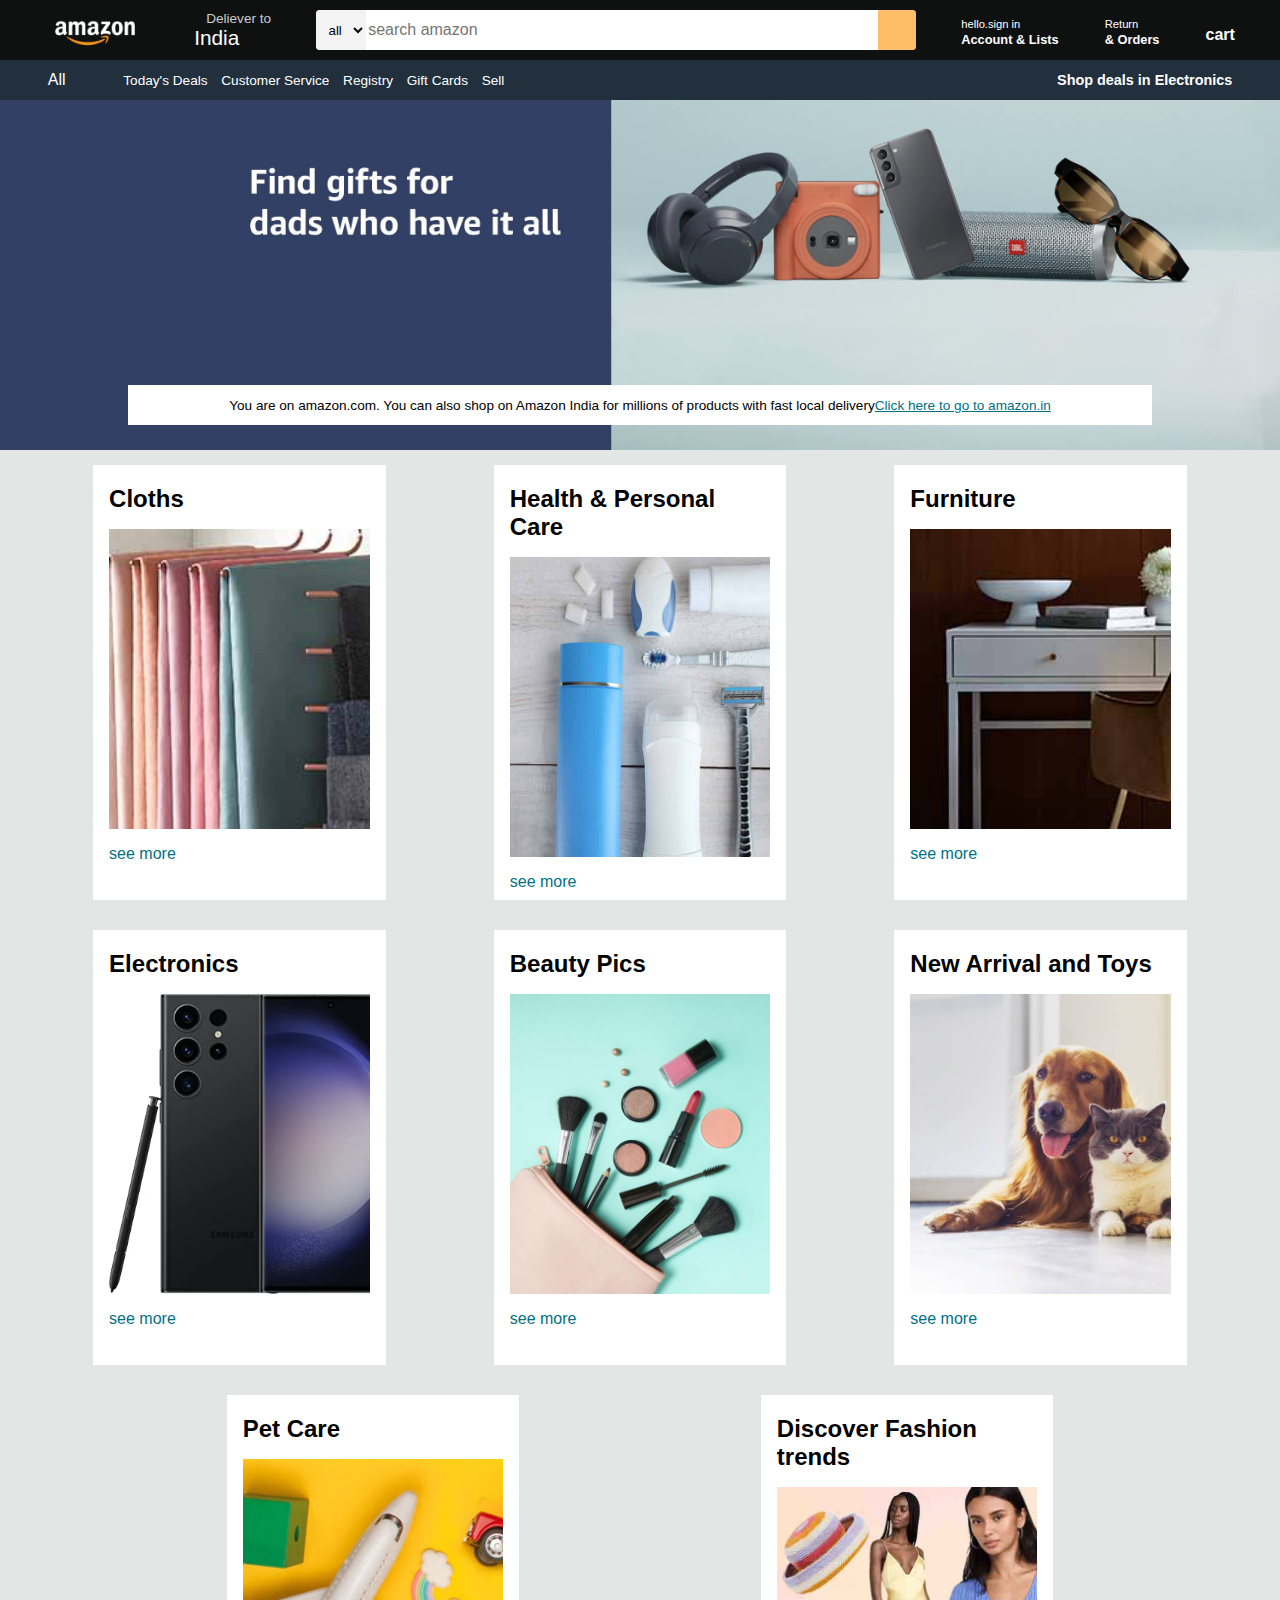
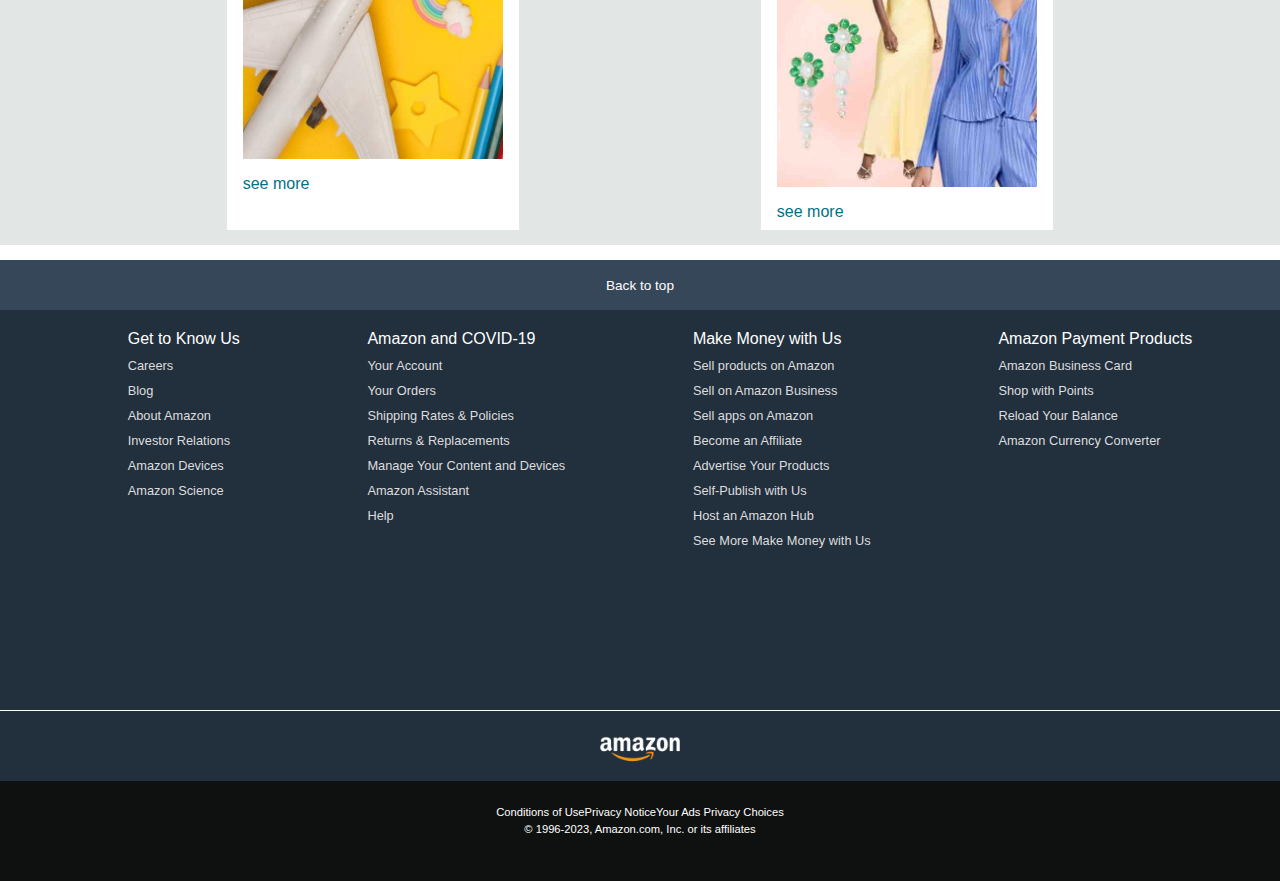
<file: AMAZON - clone template main page/index.html>
<!DOCTYPE html>
<html lang="en">
<head>
    <meta charset="UTF-8">
    <meta http-equiv="X-UA-Compatible" content="IE=edge">
    <meta name="viewport" content="width=device-width, initial-scale=1.0">
    <title>Amazon.rajveer</title>
    <link rel="stylesheet" href="https://cdnjs.cloudflare.com/ajax/libs/font-awesome/6.4.2/css/all.min.css" integrity="sha512-z3gLpd7yknf1YoNbCzqRKc4qyor8gaKU1qmn+CShxbuBusANI9QpRohGBreCFkKxLhei6S9CQXFEbbKuqLg0DA==" crossorigin="anonymous" referrerpolicy="no-referrer" />
    <link rel="stylesheet" href="style.css">  
</head>
<body>
    <header>
        <div class="navbar">

            <div class="nav-logo border">
                <div class="logo">
                </div>
            </div>

            <div class="address border">
                <p class="add-1">Deliever to</p>
                <div class="add-icon">
                    <i class="fa-solid fa-location-dot"></i>
                    <p class="add-2">India</p>
                </div>
            </div>
            
            <div class="nav-search">
                <select name="" id="" class="search-select">
                    <option value="">all</option>
                    <option value="">default</option>
                    <option value="">tech products</option>
                </select>
                <input type="text" placeholder="search amazon" class="search-input">
                <div class="search-icon">
                    <i class="fa-solid fa-magnifying-glass"></i>
                </div>
            </div>

            <div class="nav-signin border">
                <p><span>hello.sign in</span></p>
                <p class="nav-second">Account & Lists</p>
            </div>

            <div class="nav-return border">
                <p><span>Return</span></p>
                <p class="nav-second">& Orders</p>
            </div>
            
            <div class="nav-cart border">
                <i class="fa-solid fa-cart-shopping"></i>
                cart
            </div>
            
        </div>
        
        <div class="panel">

            <div class="panel-all">
                <i class="fa-solid fa-bars"></i>
                All
            </div>

            <div class="panel-ops">
                <p>Today's Deals</p>
                <p>Customer Service</p>
                <p>Registry</p>
                <p>Gift Cards</p>
                <p>Sell</p>
            </div>

            <div class="panel-deals">
                Shop deals in Electronics
            </div>
            
        </div>
        
    </header>

    <div class="hero-section">
        <div class="hero-msg">
            <p>You are on amazon.com. You can also shop on Amazon India for millions of products with fast local delivery </p><a href=""> Click here to go to amazon.in</a>
        </div>
    </div>

    <div class="shop-section">
        <div class="box1 box">
            <div class="box-content">
                <h2>Cloths</h2>
                <div class="box-img" style="background-image: url('box1_image.jpg');"> </div>
                <p>see more</p>
            </div>
        </div>

        <div class="box2 box">
            <div class="box-content">
                <h2>Health & Personal Care</h2>
                <div class="box-img" style="background-image: url('box2_image.jpg');"> </div>
                <p>see more</p>
            </div>
        </div>

        <div class="box3 box">
            <div class="box-content">
                <h2>Furniture</h2>
                <div class="box-img" style="background-image: url('box3_image.jpg');"> </div>
                <p>see more</p>
            </div>
        </div>

        <div class="box4 box">
            <div class="box-content">
                <h2>Electronics</h2>
                <div class="box-img" style="background-image: url('box4_image.jpg');"> </div>
                <p>see more</p>
            </div>
        </div>

        <div class="box1 box">
            <div class="box-content">
                <h2>Beauty Pics</h2>
                <div class="box-img" style="background-image: url('box5_image.jpg');"> </div>
                <p>see more</p>
            </div>
        </div>

        <div class="box2 box">
            <div class="box-content">
                <h2>New Arrival and Toys</h2>
                <div class="box-img" style="background-image: url('box6_image.jpg');"> </div>
                <p>see more</p>
            </div>
        </div>

        <div class="box3 box">
            <div class="box-content">
                <h2>Pet Care</h2>
                <div class="box-img" style="background-image: url('box7_image.jpg');"> </div>
                <p>see more</p>
            </div>
        </div>

        <div class="box4 box">
            <div class="box-content">
                <h2>Discover Fashion trends</h2>
                <div class="box-img" style="background-image: url('box8_image.jpg');"> </div>
                <p>see more</p>
            </div>
        </div>

    </div>

    <footer>
        <div class="foot-panel1">
            Back to top
        </div>
        <div class="foot-panel2">
            <ul>
                <p>Get to Know Us</p>
                <a href="">Careers</a>
                <a href="">Blog</a>
                <a href="">About Amazon</a>
                <a href="">Investor Relations</a>
                <a href="">Amazon Devices</a>
                <a href="">Amazon Science</a>
            </ul>
            <ul>
                <p>Amazon and COVID-19</p>
                <a href="">Your Account</a>
                <a href="">Your Orders</a>
                <a href="">Shipping Rates & Policies</a>
                <a href="">Returns & Replacements</a>
                <a href="">Manage Your Content and Devices</a>
                <a href="">Amazon Assistant</a>
                <a href="">Help</a>
            </ul>
            <ul>
                <p>Make Money with Us</p>
                <a href="">Sell products on Amazon</a>
                <a href="">Sell on Amazon Business</a>
                <a href="">Sell apps on Amazon</a>
                <a href="">Become an Affiliate</a>
                <a href="">Advertise Your Products</a>
                <a href="">Self-Publish with Us</a>
                <a href="">Host an Amazon Hub</a>
                <a href="">See More Make Money with Us</a>
            </ul>
            <ul>
                <p>Amazon Payment Products</p>
                <a href="">Amazon Business Card</a>
                <a href="">Shop with Points</a>
                <a href="">Reload Your Balance</a>
                <a href="">Amazon Currency Converter</a>
            </ul>
        </div>
        <div class="foot-panel3">
            <div class="logo"></div>
        </div>
        <div class="foot-panel4">
            <div class="pages">
                <p>Conditions of Use </p>
                <a href=""> Privacy Notice </a>
                <a href=""> Your Ads Privacy Choices</a>
            </div>
            <div class="copyright">
                © 1996-2023, Amazon.com, Inc. or its affiliates
            </div>
        </div>
    </footer>
</body>
</html>
</file>
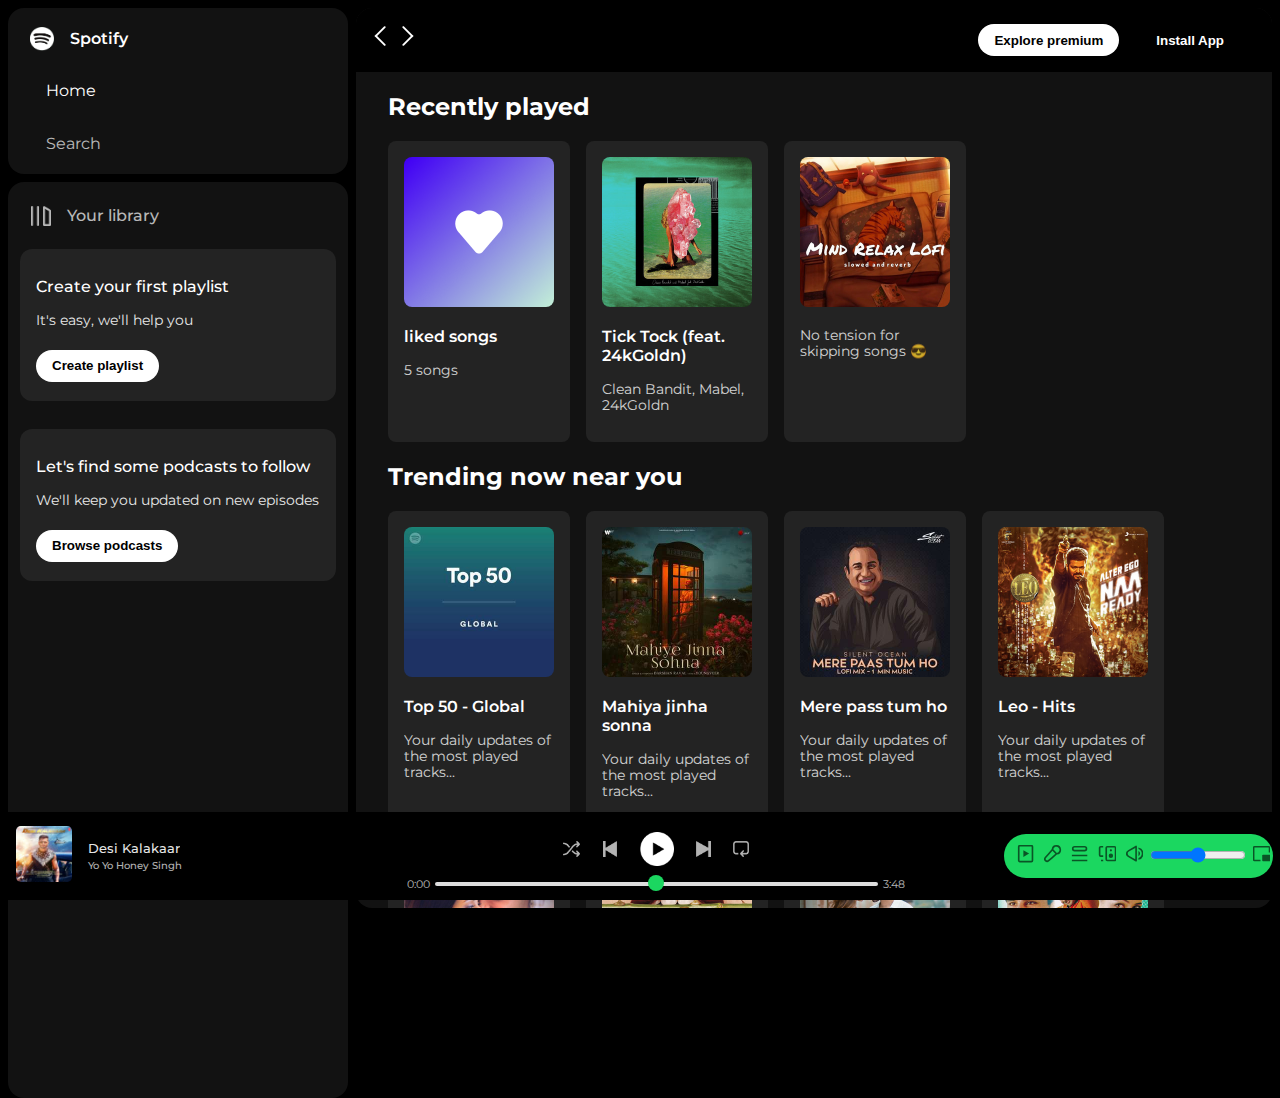
<file: SPOTIFY- clone template main page/index.html>
<!DOCTYPE html>
<html lang="en">
<head>
    <meta charset="UTF-8">
    <meta name="viewport" content="width=device-width, initial-scale=1.0">
    <title>Spotify - Web Player: Music for everyone</title>
    <link rel="preconnect" href="https://fonts.googleapis.com">
    <link rel="preconnect" href="https://fonts.gstatic.com" crossorigin>
    <link href="https://fonts.googleapis.com/css2?family=Montserrat:wght@300;400;500;600;700&family=Poppins&family=Roboto&display=swap" rel="stylesheet">
    <link rel="icon" href="assets/logo.png">
    <link rel="stylesheet" href="https://cdnjs.cloudflare.com/ajax/libs/font-awesome/6.5.1/css/all.min.css" integrity="sha512-DTOQO9RWCH3ppGqcWaEA1BIZOC6xxalwEsw9c2QQeAIftl+Vegovlnee1c9QX4TctnWMn13TZye+giMm8e2LwA==" crossorigin="anonymous" referrerpolicy="no-referrer" />
    <link rel="stylesheet" href="https://fonts.googleapis.com/css2?family=Material+Symbols+Outlined:opsz,wght,FILL,GRAD@20..48,100..700,0..1,-50..200" />
    <link rel="stylesheet" href="style.css">
</head>
<body>
    <div class="main">
        <div class="sidebar">
            <div class="nav">
                <div class="title nav-option" style="opacity: 1;">
                    <img src="assets/logo_title.png" alt="logo">
                    <a href="#" class="title-name">Spotify</a>
                </div>
                <div class="nav-option" style="opacity: 1;">
                    <i class="fa-solid fa-house"></i>
                    <a href="#">Home</a>
                </div>
                <div class="nav-option">
                    <i class="fa-solid fa-magnifying-glass"></i>
                    <a href="#">Search</a>
                </div>
            </div>
            <div class="library">
                <div class="options">
                    <div class="lib-option nav-option">
                        <img src="assets/library_icon.png" alt="library_icon">
                        <a href="#">Your library</a>
                    </div>
                    <div class="lib-icons">
                        <i class="fa-solid fa-plus"></i>
                        <!-- <i class="fa-solid fa-arrow-right"></i> -->
                    </div>
                </div>
                <div class="lib-box">
                    <div class="box">
                        <p class="boxp1">Create your first playlist</p>
                        <p class="boxp2">It's easy, we'll help you</p>
                        <button class="badge">Create playlist</button>
                    </div>
                    <div class="box">
                        <p class="boxp1">Let's find some podcasts to follow</p>
                        <p class="boxp2">We'll keep you updated on new episodes</p>
                        <button class="badge">Browse podcasts</button>
                    </div>
                </div>
            </div>
        </div>
        <div class="main-content">
            <div class="sticky-nav">
                <div class="sticky-nav-icons">
                    <img src="assets/backward_icon.png" alt="">
                    <img class="hide" src="assets/forward_icon.png" alt="">
                </div>
                <div class="sticky-nav-options">
                    <button class="badge sticky-nav-opt-in hide">Explore premium</button>
                    <button class="badge sticky-nav-opt-in dark-badge" >
                        <i class="fa-regular fa-circle-down" style="margin-right: 5px;"></i>
                        Install App
                    </button>
                    <i class="fa-regular fa-user sticky-nav-opt-in"></i>
                </div>
            </div>

            <div class="cards">
                <h2>Recently played</h2>
                <div class="cards-container">
                    <div class="card">
                        <img class="card-img" src="assets/cardimage_likedsong.png" alt="card1_image">
                        <p class="card-title">liked songs</p>
                        <p class="card-info">5 songs</p>
                    </div>
                    <div class="card">
                        <img class="card-img" src="assets/cardimage_ticktockfeat2.0.jpeg" alt="card1_image">
                        <p class="card-title">Tick Tock (feat. 24kGoldn)</p>
                        <p class="card-info">Clean Bandit, Mabel, 24kGoldn</p>
                    </div>
                    <div class="card">
                        <img class="card-img" src="assets/cardimage_nevermiss.jpeg" alt="card1_image">
                        <p class="card-title"></p>
                        <p class="card-info">No tension for skipping songs 😎</p>
                    </div>
                </div>

                <h2>Trending now near you</h2>
                <div class="cards-container">
                    <div class="card">
                        <img class="card-img" src="assets/card1img.jpg" alt="card1_image">
                        <p class="card-title">Top 50 - Global</p>
                        <p class="card-info">Your daily updates of the most played tracks...</p>
                    </div>
                    <div class="card">
                        <img class="card-img" src="assets/card2img.jpg" alt="card1_image">
                        <p class="card-title">Mahiya jinha sonna</p>
                        <p class="card-info">Your daily updates of the most played tracks...</p>
                    </div>
                    <div class="card">
                        <img class="card-img" src="assets/card3img.jpg" alt="card1_image">
                        <p class="card-title">Mere pass tum ho</p>
                        <p class="card-info">Your daily updates of the most played tracks...</p>
                    </div>
                    <div class="card">
                        <img class="card-img" src="assets/card4img.jpeg" alt="card1_image">
                        <p class="card-title">Leo - Hits</p>
                        <p class="card-info">Your daily updates of the most played tracks...</p>
                    </div>
                    <div class="card">
                        <img class="card-img" src="assets/cardimage_terahua.jpeg" alt="card1_image">
                        <p class="card-title">Tera hua (From "lovey")</p>
                        <p class="card-info">Atif Aslam, Tanishk Bagchi</p>
                    </div>
                    <div class="card">
                        <img class="card-img" src="assets/cardimage_murder3.jpeg" alt="card1_image">
                        <p class="card-title">Murder 3 (Original Mo)</p>
                        <p class="card-info">Pritam</p>
                    </div>
                    <div class="card">
                        <img class="card-img" src="assets/cardimage_tuMIleDilKhile.jpeg" alt="card1_image">
                        <p class="card-title">Tu MIle Dil Khile</p>
                        <p class="card-info">Stebin Ben, Asees Kaur</p>
                    </div>
                    <div class="card">
                        <img class="card-img" src="assets/cardimage_rhtdm.jpeg" alt="card1_image">
                        <p class="card-title">Rehna Hai Tere Dil Men</p>
                        <p class="card-info">Anand Raj Anand</p>
                    </div>
                </div>

                <h2>Featured charts</h2>
                <div class="cards-container">
                    <div class="card">
                        <img class="card-img" src="assets/card5img.jpg" alt="card1_image">
                        <p class="card-title">Top Songs - Global</p>
                        <p class="card-info">Your daily updates of the most played tracks...</p>
                    </div>
                    <div class="card">
                        <img class="card-img" src="assets/card6img.jpg" alt="card1_image">
                        <p class="card-title">Top Songs - Global</p>
                        <p class="card-info">Your daily updates of the most played tracks...</p>
                    </div>
                    <div class="card">
                        <img class="card-img" src="assets/card1img.jpg" alt="card1_image">
                        <p class="card-title">Top 50 - Global</p>
                        <p class="card-info">Your daily updates of the most played tracks...</p>
                    </div>
                </div>
            </div>
            <footer >
                <div class="content-foot">
                    <div class="foot-line"></div>
                    <div class="copyright">
                        <div>
                            <a  class="copy-links" href="#">Legal</a>
                            <a  class="copy-links" href="#">Privacy center</a>
                            <a  class="copy-links" href="#">Privacy Policy</a>
                            <a  class="copy-links" href="#">Cookies</a>
                            <a  class="copy-links" href="#">About Ads</a>
                            <a  class="copy-links" href="#">Accessibility</a>
                        </div>
                        <div>
                            <p class="copy-links" style="opacity: .7;"> &copy; 2023 Spotify AB </p>
                        </div>
                    </div>
                </div>
            </footer>
            <br><br><br><br><br><br><br><br><br><br>
        </div>
        <div class="music-player">
            <div class="album">
                <div >
                    <img class="album-image" src="assets/player album image.jpeg" alt="">
                </div>
                <div class="album-detail">
                    <a class="album-song" href="#">Desi Kalakaar</a>
                    <a class="album-singer" href="#">Yo Yo Honey Singh</a>
                </div>
                <div>
                    <i class="fa-regular fa-heart album-like"></i>
                </div>
            </div>
            <div class="player">
                <div class="player-controls">
                    <img class="player-control" src="assets/player_icon1.png" alt="control">
                    <img class="player-control" src="assets/player_icon2.png" alt="control">
                    <img class="player-control" src="assets/player_icon3.png" alt="control" style="height: 2.1rem; opacity: 1;">
                    <img class="player-control" src="assets/player_icon4.png" alt="control">
                    <img class="player-control" src="assets/player_icon5.png" alt="control">
                </div>
                <div class="playback-bar">
                    <span class="time">0:00</span>
                    <input class="progress-bar" type="range" min="0" max="100" step="1">
                    <span class="time">3:48</span>
                </div>
            </div>
            <div class="controls-parent">
                <div class="controls">
                    <div><svg data-encore-id="icon" role="img" aria-hidden="true" viewBox="0 0 16 16" class="Svg-sc-ytk21e-0 kPpCsU"><path d="M11.196 8 6 5v6l5.196-3z"></path><path d="M15.002 1.75A1.75 1.75 0 0 0 13.252 0h-10.5a1.75 1.75 0 0 0-1.75 1.75v12.5c0 .966.783 1.75 1.75 1.75h10.5a1.75 1.75 0 0 0 1.75-1.75V1.75zm-1.75-.25a.25.25 0 0 1 .25.25v12.5a.25.25 0 0 1-.25.25h-10.5a.25.25 0 0 1-.25-.25V1.75a.25.25 0 0 1 .25-.25h10.5z"></path></svg></div>
                    <div><svg data-encore-id="icon" role="img" aria-hidden="true" viewBox="0 0 16 16" class="Svg-sc-ytk21e-0 kPpCsU"><path d="M13.426 2.574a2.831 2.831 0 0 0-4.797 1.55l3.247 3.247a2.831 2.831 0 0 0 1.55-4.797zM10.5 8.118l-2.619-2.62A63303.13 63303.13 0 0 0 4.74 9.075L2.065 12.12a1.287 1.287 0 0 0 1.816 1.816l3.06-2.688 3.56-3.129zM7.12 4.094a4.331 4.331 0 1 1 4.786 4.786l-3.974 3.493-3.06 2.689a2.787 2.787 0 0 1-3.933-3.933l2.676-3.045 3.505-3.99z"></path></svg></div>
                    <div><svg data-encore-id="icon" role="img" aria-hidden="true" viewBox="0 0 16 16" class="Svg-sc-ytk21e-0 kPpCsU"><path d="M15 15H1v-1.5h14V15zm0-4.5H1V9h14v1.5zm-14-7A2.5 2.5 0 0 1 3.5 1h9a2.5 2.5 0 0 1 0 5h-9A2.5 2.5 0 0 1 1 3.5zm2.5-1a1 1 0 0 0 0 2h9a1 1 0 1 0 0-2h-9z"></path></svg></div>
                    <div><svg data-encore-id="icon" role="presentation" aria-hidden="true" class="Svg-sc-ytk21e-0 kPpCsU" viewBox="0 0 16 16"><path d="M6 2.75C6 1.784 6.784 1 7.75 1h6.5c.966 0 1.75.784 1.75 1.75v10.5A1.75 1.75 0 0 1 14.25 15h-6.5A1.75 1.75 0 0 1 6 13.25V2.75zm1.75-.25a.25.25 0 0 0-.25.25v10.5c0 .138.112.25.25.25h6.5a.25.25 0 0 0 .25-.25V2.75a.25.25 0 0 0-.25-.25h-6.5zm-6 0a.25.25 0 0 0-.25.25v6.5c0 .138.112.25.25.25H4V11H1.75A1.75 1.75 0 0 1 0 9.25v-6.5C0 1.784.784 1 1.75 1H4v1.5H1.75zM4 15H2v-1.5h2V15z"></path><path d="M13 10a2 2 0 1 1-4 0 2 2 0 0 1 4 0zm-1-5a1 1 0 1 1-2 0 1 1 0 0 1 2 0z"></path></svg></div>
                    <div><svg data-encore-id="icon" role="presentation" aria-label="Volume high" aria-hidden="true" id="volume-icon" viewBox="0 0 16 16" class="Svg-sc-ytk21e-0 dAOlPY"><path d="M9.741.85a.75.75 0 0 1 .375.65v13a.75.75 0 0 1-1.125.65l-6.925-4a3.642 3.642 0 0 1-1.33-4.967 3.639 3.639 0 0 1 1.33-1.332l6.925-4a.75.75 0 0 1 .75 0zm-6.924 5.3a2.139 2.139 0 0 0 0 3.7l5.8 3.35V2.8l-5.8 3.35zm8.683 4.29V5.56a2.75 2.75 0 0 1 0 4.88z"></path><path d="M11.5 13.614a5.752 5.752 0 0 0 0-11.228v1.55a4.252 4.252 0 0 1 0 8.127v1.55z"></path></svg></div>
                    <div><input type="range"></div>
                    <div><svg data-encore-id="icon" role="img" aria-hidden="true" viewBox="0 0 16 16" class="Svg-sc-ytk21e-0 kPpCsU"><path d="M16 2.45c0-.8-.65-1.45-1.45-1.45H1.45C.65 1 0 1.65 0 2.45v11.1C0 14.35.65 15 1.45 15h5.557v-1.5H1.5v-11h13V7H16V2.45z"></path><path d="M15.25 9.007a.75.75 0 0 1 .75.75v4.493a.75.75 0 0 1-.75.75H9.325a.75.75 0 0 1-.75-.75V9.757a.75.75 0 0 1 .75-.75h5.925z"></path></svg></div>
                </div>
            </div>
        </div>
    </div>
</body>
</html>
</file>
<file: AMAZON - clone template main page/style.css>
*{
    margin: 0;
    font-family: Arial;
    border: border-box;
}

.navbar{
    height: 60px;
    background-color: #0f1111;
    color: white;
    display: flex;
    align-items: center;
    justify-content: space-evenly;
}

/* box-1 */
.nav-logo{
    width: 100px;
    height: 50px;
}

.logo{
    width: 100%;
    height: 50PX;
    background-image: url("amazon_logo.png");
    background-size:cover;
}

.border{
    border: 1.5px solid transparent;
}

.border:hover{
    border: 1.5px solid white;
}

/* box-2 */
.add-1{
    color: #cccccc;
    font-size: 0.85rem;
    margin-left: 15px;
}

.add-2{
    color: #ffffff;
    font-size: 1.3rem;
    margin-left: 3px;
}

.add-icon{
    display: flex;
    align-items: center;
}

/* box-3 */
.nav-search{
    display: flex;
    justify-content: space-evenly;
    background-color: pink;
    width: 600px;
    height: 40px;
    border-radius: 4px ;
}

.search-select{
    background-color: #f3f3f3;    
    width: 50px;
    text-align: center;
    border-top-left-radius: 4px;
    border-bottom-left-radius: 4px;
    border: none;

}

.search-input{
    width: 100%;
    border: none;
    font-size: 1rem;
}

.search-icon{
    width: 45px;
    display: flex;
    justify-content: center;
    align-items: center;
    font-size: 1.2rem;
    background-color: #febd68;
    border-top-right-radius: 4px;
    border-bottom-right-radius: 4px;
    color: #0f1111;
}

.nav-search:hover{
    border: 2px solid #febd68;
}
/* box 4 */

span{
    font-size: 0.7rem;
}

.nav-second{
    font-size: 0.8rem;
    font-weight: 700;
}

/* box 6 */

.nav-cart i{
    font-size: 30px;
}

.nav-cart{
    font-size: o.85rem;
    font-weight: 700;
}

/* header below navbar panel */
/* panel */

.panel{
    height: 40px;
    background-color: #222f3d;
    display: flex;
    color: white;
    align-items: center;
    justify-content: space-evenly;
}

.panel-ops p{
    display: inline;
    margin-left: 10px;
}

.panel-ops{
    width: 70%;
    font-size: 0.85rem;
}

.panel-deals{
    font-size: 0.9rem;
    font-weight: 700;
}

/* hero section */

.hero-section{
    background-image: url("hero_image.jpg");
    background-size: cover;
    height: 350px;
    display: flex;
    justify-content: center;
    align-items: flex-end;
}
.hero-msg{
    background-color: white;
    color: black;
    height: 40px;
    display: flex;
    align-items: center;
    justify-content: center;
    font-size: 0.85rem;
    width: 80%;
    margin-bottom: 25px;
}

.hero-msg a{
    color: #007185;
}

/* shop-section */

.shop-section{
    display: flex;
    flex-wrap: wrap;
    justify-content: space-evenly;
    background-color: #e2e7e6;
}

.box{
    height: 400px;
    width: 22.853%;
    background-color: white;
    padding: 20px 0px 15px;
    margin: 15px;
}

.box-img{
    height: 300px;
    background-size: cover;
    margin-top: 1rem;
    margin-bottom: 1rem;
}

.box-content{
    margin-left: 1rem;
    margin-right: 1rem;
}

.box-content p{
    color: #007185;
}

/***** footer *****/

footer{
    margin-top: 15px;
}

.foot-panel1{
    background-color: #37475a;
    color: white;
    height: 50px;
    display: flex;
    justify-content: center;
    align-items: center;
    font-size: 0.85rem;
}

.foot-panel2{
    background-color: #222f3d;
    color: white;
    height: 400px;
    display: flex;
    justify-content: space-evenly;
}

ul{
    margin-top: 20px;
}

ul a{
    display: block;
    font-size: 0.8rem;
    margin-top: 10px;
    color: #dddddd;
    text-decoration: none;
}

 /* panel3 */

 .foot-panel3{
    background-color: #222f3d;
    color: white;
    border-top: 0.5px solid white;
    height: 70px;
    display: flex;
    justify-content: center;
    align-items: center;

 }

 .logo{
    height: 50PX;
    background-image: url("amazon_logo.png");
    background-size: cover;
    width: 100px;
 }

 /* panel4 */

 .foot-panel4{
    background-color: #0f1111;
    color: white;
    height: 100px;
    font-size: 0.7rem;
    text-align: center;
 }

 .pages{
    padding-top: 25px;
    display: flex;
    justify-content: center;
 }


.pages a{
    text-decoration: none;
    color: white;
}

 .copyright{
    padding-top: 5px;
 }
</file>
<file: SPOTIFY- clone template main page/style.css>
body{
    margin: 0;
    padding: 0;
    overflow: hidden;
    font-family: 'Montserrat', sans-serif;
    background-color: black;
    color: #fff;
    /* border: 1px solid green; */
}

.main{
    display: flex;
    height: 100vh;
    padding: 0.5rem;
}

.sidebar{
    background-color: rgb(0, 0, 0);
    border-radius: 1rem;
    width: 340px;
    margin-right: .5rem;
}

.main-content{
    flex: 1;
    background-color: #121212;
    border-radius: 1rem;
    overflow: auto;
    /* padding: 0 1.5rem 0 1.5rem; */
}

.music-player{
    background-color: #000;
    position: fixed;
    bottom: 0;
    width: 100%;
    height: 5.5rem;
}

.nav{
    padding: 1rem;
    background-color: #121212;
    border-radius: 1rem;
    height: 150px; 
    display: flex;
    flex-direction: column;
    justify-content: center;
    padding: 0.5rem 0.7rem;
}

.nav-option{
    line-height: 2.2rem;
    opacity: 0.7;
    padding: 0.5rem 0.7rem;
}

.nav-option:hover{
    opacity: 1;
}

.title{
    display: flex;
    align-items: center;
    justify-content: flex-start;
}

.title img{
    height: 1.5rem;
}

.title-name{
    margin-left: 0.2rem;
    font-size: .9rem;
    font-weight: 600;
}

.nav-option i {
    font-size: 1.25rem;
}

.nav-option a{
    text-decoration: none;
    color: #fff;
    margin-left: 1rem;
    font-size: 1rem;
}

.library{
    background-color: #121212;
    height: 100%;
    padding: 0.5rem 0.75rem;
    margin-top: 0.5rem;
    border-radius: 1rem;
}

.options{
    display: flex;
    justify-content: space-between;
    align-items: center;
}

.lib-option{
    display: flex;
    align-items: center;
}

.lib-option img{
    height: 1.25rem;
    width: 1.25rem;
}

.lib-option a{
    font-weight: 500;
} 

.lib-icons{
    font-size: 1.25rem;
    display: flex;
}

.lib-icons i{
    opacity: 0.7;
    margin-right: 1rem;
}

.lib-icons i:hover{
    opacity: 1;
}

.box{
    background-color: #232323;
    border-radius: .75rem;
    height: 8rem;   
    margin: .5rem 0 1.75rem 0;
    padding: .75rem 1rem;
}

.boxp1{
    font-size: 1rem;
    font-weight: 500;
}

.boxp2{
    font-size: .85rem;
    opacity: .9;
}

.badge{
    background-color: #fff;
    border: none;
    border-radius: 100px;
    padding: .25rem 1rem;
    font-weight: 700;
    margin-top: 0.5rem;
    height: 2rem;
    width: fit-content;
}

.dark-badge{
    background-color: #000;
    color: #fff;
}

.sticky-nav{
    position: sticky;
    top: 0;
    background-color: #000;
    display: flex;
    justify-content: space-between;
    align-self: center;
    padding: 1rem 0;
    z-index: 3;
}

.sticky-nav-icons{
    margin-left: 0.75rem;
}

.sticky-nav-options{
    display: flex;
    justify-content: center;
    align-items: center;
}

.sticky-nav-opt-in {
    margin: 0rem 1rem 0 0;
}

@media (max-width:1000px) {
    .hide{
        display: none;
    }
}

.cards{
    padding: 0 2rem 0 2rem;
}

.cards-container{
    display: flex;
    flex-wrap: wrap;
    gap: 1rem;
}

.card{
    width: 150px;
    border-radius: .5rem;
    background-color: #232323;
    padding: 1rem;
    /* margin: 1rem 0 0 1.5rem; */
}

.card-img{
    border-radius: .5rem;
    width: 100%;
}

.card-title{
    font-weight: 600;
}

.card-info{
    font-size: 0.85rem;
    opacity: .8;
}

.content-foot{
    padding: 2.5rem;
}

.foot-line{
    border-top: 1px solid white;
    width: 100%;
    margin: auto;
    margin-bottom: 2rem;
    opacity: .4;
}

.copyright{
    display: flex;
    justify-content: space-between;
    align-items: center;
}

.copy-links{
    text-decoration: none;
    color: #fff;
    font-size: .7rem;
    opacity: .7;
    padding: .5rem;
}

.copy-links:hover{
    opacity: 1;
}

.music-player{
    display: flex;
    justify-content: space-between;
    align-items: center;
}

.album{
    width: 25%;
    display: flex;
    justify-content: flex-start;
    align-items: center;
    padding: .5rem;
}

.album-image {
    border-radius: .3rem;
    height: 3.5rem;
}

.album-detail{
    display: flex;
    flex-direction: column;
    padding: 1rem;
    gap: .2rem;
}

.album-song{
    text-decoration: none;
    color: #Fff;
    font-size: .8rem;
    font-weight: 500;
    opacity: .9;
}

.album-singer{
    text-decoration: none;
    color: #Fff;
    opacity: .7;
    font-weight: 500;
    font-size: .6rem;
}

.album-like{
    opacity: .7;
    padding: 0 .7rem ;
}

.album-song:hover, .album-singer:hover, .album-like:hover{
    opacity: 1;
}

.album-song:hover, .album-singer:hover{
    text-decoration: underline;
}

.player{
    width: 50%;
}

.player-controls{
    display: flex;
    justify-content: center;
    align-items: center;
}

.player-control{
    height: 1rem;
    margin: .7rem;
    opacity: .7;
}

.player-control:hover{
    opacity: 1;
}

.playback-bar{
    display: flex;
    justify-content: center;
    align-items: center;
}

.time{
    font-size: .7rem;
    opacity: .7;
    margin: 0 .2rem;
}

.progress-bar{
    width: 70%;
    appearance: none;
    background-color: transparent;
    cursor: pointer;
}

.progress-bar::-webkit-slider-runnable-track{
    background-color: #ddd;
    border-radius: 5rem;
    height: .2rem;
}

.progress-bar::-webkit-slider-thumb{
    appearance: none;
    width: 1rem;
    height: 1rem;
    background-color: #1bd760;
    border-radius: 50%;
    margin-top: -7px;
}

.progress-bar::-webkit-slider-runnable-track:active{
    height: .25rem;
    background-color: #fff;
}

.progress-bar::-webkit-slider-thumb:active{
    border: 3px solid rgb(210, 204, 204);
}

.controls-parent{
    width: 25%;
}

.controls{
    display: flex;
    justify-content: space-between;
    align-items: center;
    width: 80%;
    height: 1.8rem;
    background-color: #1bd760;
    border-radius: 100px;
    margin-left: 2rem;
    padding: .5rem;
}

.controls  svg{
    height: 1.1rem;
    opacity: .6;
    padding: .3rem .3rem;
}

.controls  svg:hover{
    opacity: 1;
    background-color: rgba(128, 128, 128, 0.658);
    border-radius: .5rem;
}

.controls input{
    width: 6rem;
}
</file>
